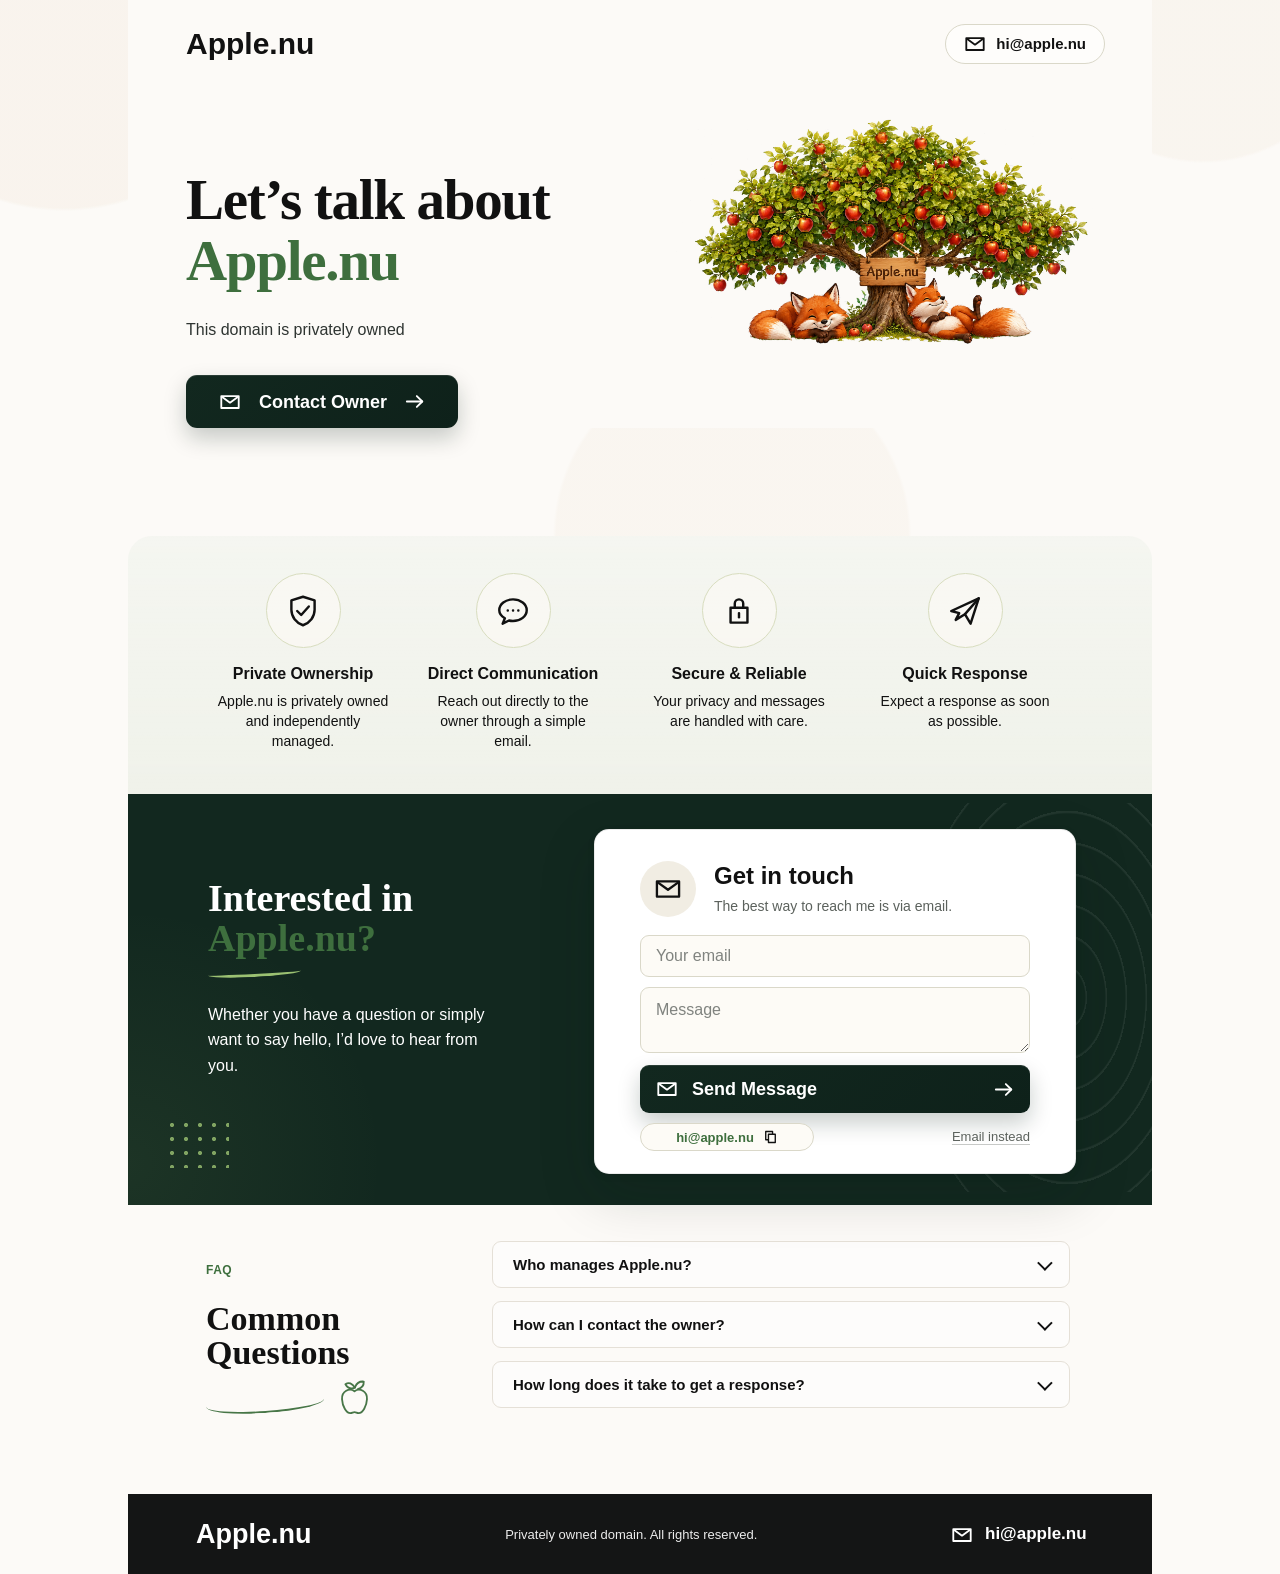
<file: index.html>
<!doctype html>
<html lang="en">
  <head>
    <meta charset="utf-8">
    <meta name="viewport" content="width=device-width, initial-scale=1">
    <meta name="color-scheme" content="light">
    <meta name="description" content="Apple.nu is privately owned and independently managed. Contact the owner directly by email or message.">
    <meta property="og:title" content="Apple.nu">
    <meta property="og:description" content="Apple.nu is privately owned and independently managed. Contact the owner directly.">
    <meta property="og:type" content="website">
    <meta property="og:url" content="https://apple.nu/">
    <meta name="twitter:card" content="summary">
    <meta name="twitter:title" content="Apple.nu">
    <meta name="twitter:description" content="Apple.nu is privately owned and independently managed. Contact the owner directly.">
    <title>Apple.nu</title>
    <link rel="stylesheet" href="style.css">
  </head>
  <body>
    <main class="page-shell">
      <section class="hero-section" aria-labelledby="hero-title">
        <nav class="header-nav" aria-label="Primary">
          <a class="brand-logo" href="/" aria-label="Apple.nu home">
            <span>Apple.nu</span>
          </a>

          <a class="top-email-pill" href="mailto:hi@apple.nu">
            <span class="mail-icon" aria-hidden="true">
              <svg viewBox="0 0 24 18">
                <path d="M2.5 2.5h19v13h-19z" />
                <path d="m3.5 3.5 8.5 6.2 8.5-6.2" />
              </svg>
            </span>
            <span>hi@apple.nu</span>
          </a>
        </nav>

        <div class="hero-grid">
          <div class="hero-copy">
            <h1 id="hero-title">
              <span class="hero-title-line">Let’s talk about</span>
              <span class="hero-title-domain">Apple.nu</span>
            </h1>
            <p class="hero-description">
              This domain is privately owned
            </p>
            <a class="primary-button" href="mailto:hi@apple.nu">
              <span class="mail-icon" aria-hidden="true">
                <svg viewBox="0 0 24 18">
                  <path d="M2.5 2.5h19v13h-19z" />
                  <path d="m3.5 3.5 8.5 6.2 8.5-6.2" />
                </svg>
              </span>
              <span>Contact Owner</span>
              <span class="arrow-icon" aria-hidden="true">
                <svg viewBox="0 0 22 18">
                  <path d="M2 9h17" />
                  <path d="m13 3 6 6-6 6" />
                </svg>
              </span>
            </a>
          </div>

          <figure class="hero-illustration">
            <img src="src/assets/hero-illustration.png" alt="Apple.nu hero illustration">
          </figure>
        </div>
      </section>

      <section class="trust-feature-band" aria-label="Trust features">
        <div class="feature-grid">
          <article class="feature-card">
            <span class="feature-icon" aria-hidden="true">
              <svg viewBox="0 0 36 36">
                <path d="M18 4.5 29 8v8.8c0 6.5-4.4 12.4-11 14.7-6.6-2.3-11-8.2-11-14.7V8l11-3.5Z" />
                <path d="m12.5 18 3.8 3.8 7.2-8.1" />
              </svg>
            </span>
            <h2>Private Ownership</h2>
            <p>Apple.nu is privately owned and independently managed.</p>
          </article>

          <article class="feature-card">
            <span class="feature-icon" aria-hidden="true">
              <svg viewBox="0 0 36 36">
                <path d="M18 7c7.2 0 13 4.6 13 10.3 0 5.6-5.8 10.2-13 10.2-1.3 0-2.6-.1-3.8-.5l-6 3 2.1-5.1C7.1 23 5 20.3 5 17.3 5 11.6 10.8 7 18 7Z" />
                <path d="M13 17.5h.1M18 17.5h.1M23 17.5h.1" />
              </svg>
            </span>
            <h2>Direct Communication</h2>
            <p>Reach out directly to the owner through a simple email.</p>
          </article>

          <article class="feature-card">
            <span class="feature-icon" aria-hidden="true">
              <svg viewBox="0 0 36 36">
                <path d="M10 15h16v14H10z" />
                <path d="M14 15v-4a4 4 0 0 1 8 0v4" />
                <path d="M18 20v4" />
              </svg>
            </span>
            <h2>Secure &amp; Reliable</h2>
            <p>Your privacy and messages are handled with care.</p>
          </article>

          <article class="feature-card">
            <span class="feature-icon" aria-hidden="true">
              <svg viewBox="0 0 36 36">
                <path d="m5 18 26-12-7.7 24-5.4-9-8.7 5.4L12.5 20 5 18Z" />
                <path d="m18 21 13-15" />
              </svg>
            </span>
            <h2>Quick Response</h2>
            <p>Expect a response as soon as possible.</p>
          </article>
        </div>
      </section>

      <section class="dark-contact-section" aria-labelledby="dark-contact-title">
        <div class="dark-dots" aria-hidden="true"></div>
        <div class="contour-lines" aria-hidden="true"></div>
        <div class="dark-copy-block">
          <h2 id="dark-contact-title">Interested in <span>Apple.nu?</span></h2>
          <span class="hand-underline" aria-hidden="true"></span>
          <p>Whether you have a question or simply want to say hello, I’d love to hear from you.</p>
        </div>

        <article class="contact-card" aria-labelledby="contact-card-title">
          <div class="contact-card-header">
            <span class="card-icon-circle" aria-hidden="true">
              <svg viewBox="0 0 24 18">
                <path d="M2.5 2.5h19v13h-19z" />
                <path d="m3.5 3.5 8.5 6.2 8.5-6.2" />
              </svg>
            </span>
            <div>
              <h2 id="contact-card-title">Get in touch</h2>
              <p>The best way to reach me is via email.</p>
            </div>
          </div>

          <form class="netlify-contact-form" name="contact" method="POST" data-netlify="true" netlify-honeypot="bot-field">
            <input type="hidden" name="form-name" value="contact">
            <input type="hidden" name="subject" data-remove-prefix value="New message from Apple.nu">
            <p class="bot-field">
              <label>Leave this field empty <input name="bot-field"></label>
            </p>

            <div class="form-group">
              <label class="visually-hidden" for="contact-email">Contact email</label>
              <input class="premium-input" id="contact-email" name="email" type="email" autocomplete="email" placeholder="Your email" required>
            </div>

            <div class="form-group">
              <label class="visually-hidden" for="contact-message">Message</label>
              <textarea class="premium-input premium-textarea" id="contact-message" name="message" placeholder="Message" required></textarea>
            </div>

            <button class="send-email-button" type="submit">
              <span class="mail-icon" aria-hidden="true">
                <svg viewBox="0 0 24 18">
                  <path d="M2.5 2.5h19v13h-19z" />
                  <path d="m3.5 3.5 8.5 6.2 8.5-6.2" />
                </svg>
              </span>
              <span>Send Message</span>
              <span class="arrow-icon" aria-hidden="true">
                <svg viewBox="0 0 22 18">
                  <path d="M2 9h17" />
                  <path d="m13 3 6 6-6 6" />
                </svg>
              </span>
            </button>
          </form>

          <div class="contact-card-footer">
            <button class="email-copy-field" type="button" data-copy-email="hi@apple.nu" aria-label="Copy hi@apple.nu">
              <span class="copy-email-text" aria-live="polite">hi@apple.nu</span>
              <span class="copy-icon" aria-hidden="true">
                <svg viewBox="0 0 22 22">
                  <path d="M8 7h10v12H8z" />
                  <path d="M4 3h10v4M4 3v12h4" />
                </svg>
              </span>
            </button>
            <a class="mailto-fallback" href="mailto:hi@apple.nu">Email instead</a>
          </div>
        </article>
      </section>

      <section class="faq-section" aria-labelledby="faq-title">
        <div class="faq-title-block">
          <p>FAQ</p>
          <h2 id="faq-title">Common Questions</h2>
          <span class="faq-scribble" aria-hidden="true"></span>
          <span class="faq-apple" aria-hidden="true">
            <svg viewBox="0 0 36 40">
              <path d="M18.7 8.4c1.7-4.1 5-6.2 9.4-5.8.2 4.2-2.2 7.2-6.6 8.2" />
              <path d="M18.7 9.3c-3.4-5-7-6.3-10.6-3.8 2.3 4.1 5.7 5.8 10.6 3.8Z" />
              <path d="M18 13.2c5.5-4.2 14.1-.2 13.6 8.7-.4 7.5-4.5 15.2-9.1 15.2-1.8 0-2.9-1.1-4.5-1.1s-2.7 1.1-4.5 1.1c-4.6 0-8.7-7.7-9.1-15.2-.5-8.9 8.1-12.9 13.6-8.7Z" />
            </svg>
          </span>
        </div>

        <div class="faq-list">
          <article class="faq-item" data-faq-item>
            <button class="faq-question" id="faq-question-1" type="button" aria-expanded="false" aria-controls="faq-answer-1" data-faq-button>
              Who manages Apple.nu?
            </button>
            <div class="faq-answer" id="faq-answer-1" role="region" aria-labelledby="faq-question-1" aria-hidden="true" data-faq-answer>
              <div class="faq-answer-inner">
                <p>The domain is privately owned and independently managed.</p>
              </div>
            </div>
          </article>
          <article class="faq-item" data-faq-item>
            <button class="faq-question" id="faq-question-2" type="button" aria-expanded="false" aria-controls="faq-answer-2" data-faq-button>
              How can I contact the owner?
            </button>
            <div class="faq-answer" id="faq-answer-2" role="region" aria-labelledby="faq-question-2" aria-hidden="true" data-faq-answer>
              <div class="faq-answer-inner">
                <p>Send an email to hi@apple.nu and your message will reach the owner directly.</p>
              </div>
            </div>
          </article>
          <article class="faq-item" data-faq-item>
            <button class="faq-question" id="faq-question-3" type="button" aria-expanded="false" aria-controls="faq-answer-3" data-faq-button>
              How long does it take to get a response?
            </button>
            <div class="faq-answer" id="faq-answer-3" role="region" aria-labelledby="faq-question-3" aria-hidden="true" data-faq-answer>
              <div class="faq-answer-inner">
                <p>Response time can vary, but messages are reviewed as soon as possible.</p>
              </div>
            </div>
          </article>
        </div>
      </section>

      <footer class="site-footer">
        <a class="footer-brand" href="/" aria-label="Apple.nu home">
          <span>Apple.nu</span>
        </a>
        <p>Privately owned domain. All rights reserved.</p>
        <a class="footer-email" href="mailto:hi@apple.nu">
          <span class="mail-icon" aria-hidden="true">
            <svg viewBox="0 0 24 18">
              <path d="M2.5 2.5h19v13h-19z" />
              <path d="m3.5 3.5 8.5 6.2 8.5-6.2" />
            </svg>
          </span>
          <span>hi@apple.nu</span>
        </a>
      </footer>
    </main>
    <script>
      const copyEmailButton = document.querySelector("[data-copy-email]");

      if (copyEmailButton) {
        const email = copyEmailButton.dataset.copyEmail;
        const label = copyEmailButton.querySelector(".copy-email-text");
        let resetTimer;

        copyEmailButton.addEventListener("click", async () => {
          if (navigator.clipboard && window.isSecureContext) {
            try {
              await navigator.clipboard.writeText(email);
              label.textContent = "Copied";
              window.clearTimeout(resetTimer);
              resetTimer = window.setTimeout(() => {
                label.textContent = email;
              }, 1800);
              return;
            } catch (error) {
              label.textContent = email;
            }
          }

          window.location.href = `mailto:${email}`;
        });
      }

      const faqItems = Array.from(document.querySelectorAll("[data-faq-item]"));

      const setFaqState = (item, isOpen) => {
        const button = item.querySelector("[data-faq-button]");
        const answer = item.querySelector("[data-faq-answer]");
        if (!button || !answer) return;

        item.classList.toggle("is-open", isOpen);
        button.setAttribute("aria-expanded", String(isOpen));
        answer.setAttribute("aria-hidden", String(!isOpen));
      };

      faqItems.forEach((item) => {
        const button = item.querySelector("[data-faq-button]");
        if (!button) return;

        button.addEventListener("click", () => {
          const shouldOpen = !item.classList.contains("is-open");

          faqItems.forEach((otherItem) => {
            setFaqState(otherItem, otherItem === item ? shouldOpen : false);
          });
        });
      });
    </script>
  </body>
</html>
</file>
<file: style.css>
:root {
  --color-bg: #fcfaf7;
  --color-bg-warm: #f8f3ec;
  --color-surface: #ffffff;
  --color-surface-warm: #f9f8f3;
  --color-feature-band: #f0f2ea;
  --color-feature-band-alt: #e9eee1;
  --color-dark: #12281f;
  --color-dark-alt: #0e211a;
  --color-dark-sample: #172a23;
  --color-footer: #141515;
  --color-text: #111111;
  --color-text-soft: #2e3431;
  --color-text-muted: #5c625d;
  --color-text-inverse: #ffffff;
  --color-green: #3e6f3e;
  --color-green-dark: #143427;
  --color-green-light: #9bc172;
  --color-green-pale: #dde7d1;
  --color-beige: #f1ede3;
  --color-beige-border: #dad8c9;
  --color-paper: #fdfbf6;
  --color-accent-blue: #9ab7c5;
  --color-border: rgba(21, 38, 30, 0.14);
  --color-border-light: rgba(0, 0, 0, 0.08);
  --font-display: Georgia, "Times New Roman", Times, serif;
  --font-body: -apple-system, BlinkMacSystemFont, "Segoe UI", Roboto, Helvetica, Arial, sans-serif;
  --radius-xs: 8px;
  --radius-sm: 12px;
  --radius-md: 16px;
  --radius-lg: 24px;
  --radius-xl: 30px;
  --radius-pill: 999px;
  --shadow-soft: 0 10px 35px rgba(15, 35, 26, 0.08);
  --shadow-card: 0 20px 55px rgba(10, 25, 20, 0.18), 0 2px 8px rgba(0, 0, 0, 0.06);
  --shadow-button: 0 10px 22px rgba(8, 32, 22, 0.22), inset 0 1px 0 rgba(255, 255, 255, 0.1);
  color: var(--color-text);
  background: var(--color-bg);
  font-family: var(--font-body);
  font-size: 16px;
  text-rendering: optimizeLegibility;
  -webkit-font-smoothing: antialiased;
}

* {
  box-sizing: border-box;
}

html {
  width: 100%;
  min-height: 100%;
  overflow-x: clip;
  background: var(--color-bg);
}

body {
  width: 100%;
  min-height: 100vh;
  margin: 0;
  overflow-x: clip;
  background:
    radial-gradient(circle at 5% 0%, rgba(248, 243, 236, 0.88) 0 13rem, transparent 13.2rem),
    radial-gradient(circle at 94% 0%, rgba(248, 243, 236, 0.74) 0 10rem, transparent 10.2rem),
    var(--color-bg);
}

@supports not (overflow: clip) {
  html,
  body {
    overflow-x: hidden;
  }
}

a {
  color: inherit;
}

svg {
  display: block;
  width: 100%;
  height: 100%;
  fill: none;
  stroke: currentColor;
  stroke-width: 2;
  stroke-linecap: round;
  stroke-linejoin: round;
}

.page-shell {
  width: min(100%, 1024px);
  margin: 0 auto;
  overflow-x: clip;
  overflow-y: visible;
  background: var(--color-bg);
}

@supports not (overflow: clip) {
  .page-shell {
    overflow-x: hidden;
    overflow-y: visible;
  }
}

.hero-section {
  position: relative;
  min-height: 536px;
  height: auto;
  padding: 23px 47px 42px 58px;
  background-color: var(--color-bg);
  background:
    radial-gradient(circle at 59% 100%, rgba(248, 243, 236, 0.62) 0 11rem, transparent 11.2rem),
    var(--color-bg);
  transform: none;
  will-change: auto;
  -webkit-backface-visibility: visible;
  backface-visibility: visible;
}

.header-nav {
  height: 42px;
  display: flex;
  align-items: center;
  justify-content: space-between;
}

.brand-logo,
.footer-brand {
  display: inline-flex;
  align-items: center;
  gap: 9px;
  color: var(--color-text);
  font-size: 30px;
  font-weight: 800;
  line-height: 1;
  letter-spacing: 0;
  text-decoration: none;
}

.brand-icon {
  width: 31px;
  height: 38px;
  flex: 0 0 auto;
}

.brand-icon svg {
  stroke-width: 2.2;
}

.top-email-pill {
  min-width: 151px;
  min-height: 40px;
  display: inline-flex;
  align-items: center;
  justify-content: center;
  gap: 10px;
  padding: 0 18px;
  border: 1px solid var(--color-beige-border);
  border-radius: var(--radius-pill);
  color: var(--color-text);
  font-size: 15px;
  font-weight: 700;
  line-height: 1.2;
  text-decoration: none;
  background: rgba(255, 255, 255, 0.48);
}

.mail-icon {
  width: 22px;
  height: 18px;
  flex: 0 0 auto;
}

.hero-grid {
  display: grid;
  grid-template-columns: 430px 430px;
  gap: 60px;
  align-items: start;
  margin-top: 104px;
  background-color: var(--color-bg);
  transform: none;
  will-change: auto;
}

.hero-copy {
  width: 430px;
}

.hero-copy h1 {
  width: 425px;
  margin: 0;
  color: var(--color-text);
  font-family: var(--font-display);
  font-size: 57px;
  font-weight: 800;
  line-height: 1.07;
  letter-spacing: -1.3px;
}

.hero-copy h1 span {
  display: block;
}

.hero-title-line {
  white-space: nowrap;
}

.hero-title-domain,
.dark-copy-block h2 span,
.email-inline a,
.faq-title-block p {
  color: var(--color-green);
}

.hero-description {
  height: auto;
  overflow: visible;
  width: 370px;
  margin: 27px 0 0;
  color: var(--color-text-soft);
  font-size: 16px;
  font-weight: 400;
  line-height: 1.45;
}

.primary-button,
.send-email-button {
  display: inline-flex;
  align-items: center;
  justify-content: center;
  border: 0;
  border-radius: 11px;
  background: linear-gradient(135deg, var(--color-dark), var(--color-dark-alt));
  box-shadow: var(--shadow-button);
  color: var(--color-text-inverse);
  font-family: var(--font-body);
  font-size: 18px;
  font-weight: 700;
  line-height: 1;
  text-decoration: none;
  cursor: pointer;
  transition: transform 160ms ease, box-shadow 160ms ease, opacity 160ms ease;
}

.primary-button {
  width: 272px;
  height: 53px;
  gap: 18px;
  margin-top: 34px;
}

.arrow-icon {
  width: 20px;
  height: 19px;
  flex: 0 0 auto;
}

.primary-button:hover,
.send-email-button:hover,
.top-email-pill:hover,
.footer-email:hover,
.email-copy-field:hover {
  transform: translateY(-2px);
}

.primary-button:active,
.send-email-button:active,
.top-email-pill:active,
.footer-email:active,
.email-copy-field:active {
  transform: translateY(1px) scale(0.99);
  opacity: 0.92;
}

.primary-button:focus-visible,
.send-email-button:focus-visible,
.top-email-pill:focus-visible,
.footer-email:focus-visible,
.email-copy-field:focus-visible,
.premium-input:focus-visible,
.brand-logo:focus-visible,
.footer-brand:focus-visible,
.email-inline a:focus-visible {
  outline: 3px solid rgba(74, 119, 68, 0.35);
  outline-offset: 3px;
}

.email-inline {
  margin: 24px 0 0;
  color: var(--color-text-soft);
  font-size: 16px;
  line-height: 1.25;
}

.email-inline a {
  font-weight: 700;
  text-decoration: none;
}

.hero-illustration {
  display: flex;
  align-items: center;
  justify-content: center;
  background: var(--color-bg);
  overflow: visible;
  width: 100%;
  max-width: min(560px, 100%);
  margin: -54px 0 0;
}

.hero-illustration img {
  display: block;
  width: 100%;
  max-width: 560px;
  height: auto;
  object-fit: contain;
  background: var(--color-bg);
  filter: none;
  opacity: 1;
  mix-blend-mode: normal;
  transform: none;
  will-change: auto;
  -webkit-backface-visibility: visible;
  backface-visibility: visible;
}

.trust-feature-band {
  min-height: 230px;
  height: auto;
  padding: 37px 89px 42px 85px;
  border-radius: var(--radius-lg) var(--radius-lg) 0 0;
  background:
    linear-gradient(180deg, rgba(255, 255, 255, 0.32), transparent),
    var(--color-feature-band);
}

.feature-grid {
  display: grid;
  grid-template-columns: 160px 176px 176px 160px;
  gap: 50px;
  align-items: start;
}

.feature-card {
  display: grid;
  justify-items: center;
  text-align: center;
}

.feature-icon {
  width: 75px;
  height: 75px;
  display: grid;
  place-items: center;
  border: 1px solid #d8ddbf;
  border-radius: var(--radius-pill);
  background: rgba(253, 251, 246, 0.62);
  color: var(--color-text);
}

.feature-icon svg {
  width: 38px;
  height: 38px;
  stroke-width: 2.3;
}

.feature-card h2 {
  margin: 17px 0 0;
  color: var(--color-text);
  font-size: 16px;
  font-weight: 800;
  line-height: 1.15;
}

.feature-card p {
  width: 180px;
  margin: 9px 0 0;
  color: var(--color-text);
  font-size: 14px;
  line-height: 1.42;
}

.dark-contact-section {
  position: relative;
  min-height: 401px;
  height: auto;
  display: grid;
  grid-template-columns: 320px 482px;
  gap: 66px;
  padding: 35px 76px 31px 80px;
  background:
    radial-gradient(circle at 0% 90%, rgba(155, 193, 114, 0.08), transparent 16rem),
    var(--color-dark);
  color: var(--color-text-inverse);
}

.dark-copy-block {
  margin-top: 50px;
}

.dark-copy-block h2 {
  width: 285px;
  margin: 0;
  font-family: var(--font-display);
  font-size: 38px;
  font-weight: 800;
  line-height: 1.05;
  letter-spacing: 0;
}

.hand-underline {
  display: block;
  width: 93px;
  height: 8px;
  margin-top: 10px;
  border-bottom: 3px solid var(--color-green-light);
  border-radius: 50%;
  transform: rotate(-3deg);
}

.dark-copy-block p {
  width: 302px;
  margin: 25px 0 0;
  font-size: 16px;
  line-height: 1.6;
}

.dark-dots {
  position: absolute;
  left: 37px;
  bottom: 37px;
  width: 64px;
  height: 50px;
  opacity: 0.8;
  background-image: radial-gradient(circle, var(--color-green-light) 2px, transparent 2.2px);
  background-size: 14px 14px;
}

.contour-lines {
  position: absolute;
  right: -40px;
  top: 9px;
  width: 250px;
  height: 389px;
  opacity: 0.2;
  background:
    repeating-radial-gradient(ellipse at center, transparent 0 18px, rgba(255,255,255,0.34) 19px 20px);
}

.contact-card {
  position: relative;
  z-index: 1;
  width: 482px;
  min-height: 335px;
  height: auto;
  padding: 31px 45px 22px;
  border: 1px solid var(--color-border-light);
  border-radius: 15px;
  background: var(--color-surface);
  box-shadow: var(--shadow-card);
  color: var(--color-text);
}

.contact-card-header {
  display: flex;
  align-items: center;
  gap: 18px;
}

.card-icon-circle {
  width: 56px;
  height: 56px;
  display: grid;
  place-items: center;
  flex: 0 0 auto;
  border-radius: var(--radius-pill);
  background: var(--color-beige);
  color: var(--color-text);
}

.card-icon-circle svg {
  width: 28px;
  height: 22px;
}

.contact-card h2 {
  margin: 0;
  font-size: 24px;
  font-weight: 800;
  line-height: 1.1;
}

.contact-card-header p {
  margin: 9px 0 0;
  color: var(--color-text-muted);
  font-size: 14px;
  line-height: 1.25;
}

.netlify-contact-form {
  display: grid;
  gap: 10px;
  margin-top: 18px;
}

.bot-field,
.visually-hidden {
  position: absolute;
  width: 1px;
  height: 1px;
  padding: 0;
  margin: -1px;
  border: 0;
  overflow: hidden;
  clip: rect(0 0 0 0);
  white-space: nowrap;
}

.form-group {
  margin: 0;
}

.premium-input {
  width: 100%;
  max-width: 392px;
  height: 42px;
  display: block;
  padding: 0 15px;
  border: 1px solid var(--color-beige-border);
  border-radius: 9px;
  appearance: none;
  background: var(--color-paper);
  color: var(--color-text);
  font-family: var(--font-body);
  font-size: 16px;
  font-weight: 500;
  line-height: 1.35;
  transition: border-color 160ms ease, background 160ms ease, box-shadow 160ms ease;
}

.premium-textarea {
  height: 66px;
  min-height: 66px;
  max-height: 96px;
  padding-top: 11px;
  resize: vertical;
}

.premium-input::placeholder {
  color: rgba(92, 98, 93, 0.78);
}

.premium-input:hover,
.premium-input:focus {
  border-color: rgba(62, 111, 62, 0.45);
  background: #fbfcf8;
}

.premium-input:focus {
  outline: 0;
  box-shadow: 0 0 0 3px rgba(62, 111, 62, 0.1);
}

.premium-input:focus-visible {
  outline: 3px solid rgba(74, 119, 68, 0.35);
  outline-offset: 2px;
}

.copy-icon {
  width: 15px;
  height: 16px;
  color: var(--color-text);
}

.send-email-button {
  width: 100%;
  max-width: 392px;
  height: 48px;
  gap: 14px;
  margin-top: 2px;
  padding: 0 16px;
  border-radius: 9px;
}

.send-email-button .arrow-icon {
  margin-left: auto;
}

.contact-card-footer {
  display: flex;
  align-items: center;
  justify-content: space-between;
  gap: 12px;
  margin-top: 10px;
}

.email-copy-field {
  width: auto;
  min-width: 174px;
  height: 28px;
  display: inline-flex;
  align-items: center;
  justify-content: center;
  gap: 9px;
  padding: 0 11px;
  border: 1px solid var(--color-beige-border);
  border-radius: var(--radius-pill);
  background: var(--color-paper);
  color: var(--color-green);
  font: 700 13px/1 var(--font-body);
  cursor: pointer;
  transition: transform 160ms ease, border-color 160ms ease, background 160ms ease, box-shadow 160ms ease;
}

.email-copy-field:hover {
  border-color: rgba(62, 111, 62, 0.45);
  background: #fbfcf8;
}

.mailto-fallback,
.helper-text {
  color: var(--color-text-muted);
  font-size: 13px;
  line-height: 1.3;
}

.mailto-fallback {
  text-decoration-color: rgba(92, 98, 93, 0.34);
  text-underline-offset: 0.25em;
}

.helper-text {
  margin: 16px 0 0;
  text-align: center;
}

.faq-section {
  min-height: 289px;
  display: grid;
  grid-template-columns: 190px 580px;
  gap: 96px;
  align-items: start;
  padding: 36px 80px 48px 78px;
  background: var(--color-bg);
  overflow: visible;
}

.faq-title-block {
  position: relative;
  isolation: isolate;
  min-height: 188px;
  padding-top: 22px;
  overflow: visible;
}

.faq-title-block p {
  position: relative;
  z-index: 2;
  margin: 0 0 25px;
  font-size: 12px;
  font-weight: 800;
  line-height: 1.2;
  letter-spacing: 0.5px;
  text-transform: uppercase;
}

.faq-title-block h2 {
  position: relative;
  z-index: 2;
  margin: 0;
  font-family: var(--font-display);
  font-size: 34px;
  font-weight: 800;
  line-height: 1;
  letter-spacing: 0;
}

.faq-scribble {
  position: absolute;
  z-index: 1;
  left: 0;
  top: 152px;
  width: 118px;
  height: 20px;
  display: block;
  border-bottom: 2px solid var(--color-green);
  border-radius: 50%;
  opacity: 0.95;
  pointer-events: none;
  transform: rotate(-4deg);
}

.faq-apple {
  position: absolute;
  z-index: 1;
  left: 132px;
  top: 136px;
  width: 33px;
  height: 41px;
  display: block;
  color: var(--color-green);
  opacity: 0.95;
  pointer-events: none;
}

.faq-apple svg {
  width: 100%;
  height: 100%;
}

.faq-list {
  display: grid;
  gap: 13px;
  height: auto;
  align-content: start;
  overflow: visible;
}

.faq-item {
  width: 578px;
  max-width: 100%;
  height: auto;
  border: 1px solid #e5e0d7;
  border-radius: 9px;
  background: rgba(255, 255, 255, 0.55);
  color: var(--color-text);
  overflow: hidden;
}

.faq-question {
  width: 100%;
  min-height: 45px;
  display: flex;
  align-items: center;
  justify-content: space-between;
  gap: 18px;
  padding: 13px 20px;
  border: 0;
  background: transparent;
  color: inherit;
  cursor: pointer;
  font-family: var(--font-body);
  font-size: 15px;
  font-weight: 700;
  line-height: 1.2;
  text-align: left;
  list-style: none;
}

.faq-question:focus {
  outline: none;
}

.faq-question:focus-visible {
  outline: 2px solid rgba(64, 115, 70, 0.35);
  outline-offset: 4px;
  border-radius: 12px;
}

.faq-question::after {
  content: "";
  flex: 0 0 auto;
  width: 9px;
  height: 9px;
  border-right: 2px solid currentColor;
  border-bottom: 2px solid currentColor;
  transform: rotate(45deg) translateY(-2px);
  transition: transform 220ms cubic-bezier(0.22, 1, 0.36, 1);
}

.faq-item.is-open .faq-question::after {
  transform: rotate(225deg) translateY(-2px);
}

.faq-answer {
  display: grid;
  grid-template-rows: 0fr;
  opacity: 0;
  transform: translateY(-4px);
  transition:
    grid-template-rows 280ms cubic-bezier(0.22, 1, 0.36, 1),
    opacity 180ms ease,
    transform 220ms ease;
}

.faq-item.is-open .faq-answer {
  grid-template-rows: 1fr;
  opacity: 1;
  transform: translateY(0);
}

.faq-answer-inner {
  min-height: 0;
  overflow: hidden;
}

.faq-answer p {
  margin: 0;
  padding: 0 20px 15px;
  color: var(--color-text-muted);
  font-size: 14px;
  line-height: 1.45;
}

@media (prefers-reduced-motion: reduce) {
  .faq-answer,
  .faq-question::after {
    transition: none;
  }

  .faq-answer {
    transform: none;
  }
}

.site-footer {
  position: relative;
  inset: auto;
  min-height: 80px;
  height: auto;
  display: flex;
  align-items: center;
  justify-content: space-between;
  margin-top: 0;
  padding: 23px 61px 22px 68px;
  transform: none;
  background: var(--color-footer);
  color: var(--color-text-inverse);
}

.site-footer p {
  margin: 0;
  font-size: 13px;
  line-height: 1.2;
  opacity: 0.92;
}

.footer-brand {
  color: var(--color-text-inverse);
  font-size: 27px;
}

.footer-brand .brand-icon {
  width: 28px;
  height: 34px;
}

.footer-email {
  display: inline-flex;
  align-items: center;
  gap: 12px;
  min-width: 140px;
  color: var(--color-text-inverse);
  font-size: 17px;
  font-weight: 700;
  line-height: 1.2;
  text-decoration: none;
  transition: transform 160ms ease, opacity 160ms ease;
}

.error-page {
  min-height: 100vh;
  display: grid;
  align-content: start;
  justify-items: center;
  gap: 92px;
  padding: 30px 24px;
  background:
    radial-gradient(circle at 50% 35%, rgba(221, 231, 209, 0.55), transparent 18rem),
    var(--color-bg);
}

.error-panel {
  width: min(100%, 430px);
  display: grid;
  justify-items: center;
  padding: 48px 36px;
  border: 1px solid var(--color-border);
  border-radius: var(--radius-lg);
  background: rgba(255, 255, 255, 0.68);
  box-shadow: var(--shadow-soft);
  text-align: center;
}

.error-panel p {
  margin: 0 0 14px;
  color: var(--color-green);
  font-size: 13px;
  font-weight: 800;
  line-height: 1;
  letter-spacing: 0.08em;
}

.error-panel h1 {
  margin: 0 0 28px;
  font-family: var(--font-display);
  font-size: 42px;
  line-height: 1.05;
}

.error-panel .primary-button {
  margin-top: 0;
}

.error-email {
  margin-top: 22px;
  color: var(--color-green);
  font-size: 15px;
  font-weight: 700;
  text-decoration: none;
}

@media (max-width: 1023px) {
  .hero-section {
    height: auto;
    padding: 23px 40px 48px;
  }

  .hero-grid {
    grid-template-columns: minmax(0, 1fr) 360px;
    gap: 32px;
  }

  .hero-copy,
  .hero-copy h1,
  .hero-description {
    width: auto;
  }

  .hero-copy h1 {
    font-size: 50px;
  }

  .hero-illustration {
    max-width: 390px;
  }

  .hero-illustration img {
    max-width: 390px;
  }

  .trust-feature-band {
    height: auto;
    padding: 36px 48px 44px;
  }

  .feature-grid {
    grid-template-columns: repeat(2, minmax(220px, 1fr));
    gap: 34px;
  }

  .feature-card p {
    width: min(100%, 230px);
  }

  .dark-contact-section,
  .faq-section {
    grid-template-columns: 1fr;
    gap: 32px;
    height: auto;
  }

  .dark-contact-section {
    padding: 54px 48px;
  }

  .dark-copy-block {
    margin-top: 0;
  }

  .contact-card,
  .premium-input,
  .send-email-button {
    width: 100%;
  }

  .contact-card {
    height: auto;
  }

  .faq-section {
    padding: 48px;
    min-height: auto;
  }

  .faq-title-block {
    min-height: 150px;
  }

  .faq-scribble {
    top: 116px;
  }

  .faq-apple {
    left: 136px;
    top: 100px;
  }

  .faq-item {
    width: 100%;
  }
}

@media (max-width: 767px) {
  body {
    background: var(--color-bg);
  }

  .hero-section {
    padding: 20px 20px 44px;
  }

  .header-nav {
    gap: 16px;
  }

  .brand-logo {
    font-size: 24px;
  }

  .brand-icon {
    width: 27px;
    height: 33px;
  }

  .top-email-pill {
    min-width: 0;
    padding: 0 14px;
    font-size: 13px;
  }

  .hero-grid {
    grid-template-columns: 1fr;
    gap: 30px;
    margin-top: 64px;
  }

  .hero-copy h1 {
    max-width: 340px;
    font-size: 46px;
    line-height: 1.05;
  }

  .hero-title-line {
    white-space: normal;
  }

  .hero-description {
    max-width: 330px;
    margin-top: 24px;
  }

  .primary-button {
    width: min(100%, 320px);
  }

  .hero-illustration {
    max-width: 100%;
    margin: 32px auto 0;
  }

  .trust-feature-band {
    padding: 34px 20px 40px;
  }

  .feature-grid {
    grid-template-columns: repeat(2, minmax(0, 1fr));
    gap: 24px 16px;
    align-items: start;
  }

  .feature-card {
    min-width: 0;
    padding: 8px 6px;
  }

  .feature-icon {
    width: 64px;
    height: 64px;
    margin-inline: auto;
  }

  .feature-icon svg {
    width: 32px;
    height: 32px;
  }

  .feature-card h2 {
    margin-top: 14px;
    font-size: 16px;
    line-height: 1.18;
  }

  .feature-card p {
    width: auto;
    max-width: 145px;
    font-size: 13px;
    line-height: 1.35;
  }

  .dark-contact-section {
    padding: 46px 20px;
  }

  .dark-copy-block h2,
  .dark-copy-block p {
    width: auto;
  }

  .contact-card {
    padding: 24px;
  }

  .contact-card-header {
    align-items: flex-start;
  }

  .premium-input {
    height: 44px;
  }

  .premium-textarea {
    height: 74px;
    min-height: 74px;
  }

  .contact-card-footer {
    align-items: flex-start;
    flex-direction: column;
    gap: 10px;
  }

  .email-copy-field {
    min-width: 0;
    height: 30px;
    padding: 0 12px;
    font-size: 13px;
  }

  .send-email-button {
    height: 50px;
  }

  .faq-section {
    gap: 18px;
    padding: 40px 20px 44px;
  }

  .faq-title-block {
    padding-top: 0;
    min-height: 96px;
  }

  .faq-title-block p {
    margin-bottom: 12px;
  }

  .faq-scribble {
    left: 2px;
    top: 76px;
    width: 78px;
    height: 12px;
    display: block;
    opacity: 0.36;
  }

  .faq-apple {
    left: 94px;
    top: 62px;
    width: 20px;
    height: 25px;
    display: block;
    opacity: 0.36;
  }

  .faq-answer {
    transform: none;
    transition:
      grid-template-rows 240ms cubic-bezier(0.22, 1, 0.36, 1),
      opacity 160ms ease;
  }

  .faq-item.is-open .faq-answer {
    transform: none;
  }

  .site-footer {
    height: auto;
    flex-direction: column;
    gap: 18px;
    padding: 28px 20px;
    text-align: center;
  }
}
</file>
